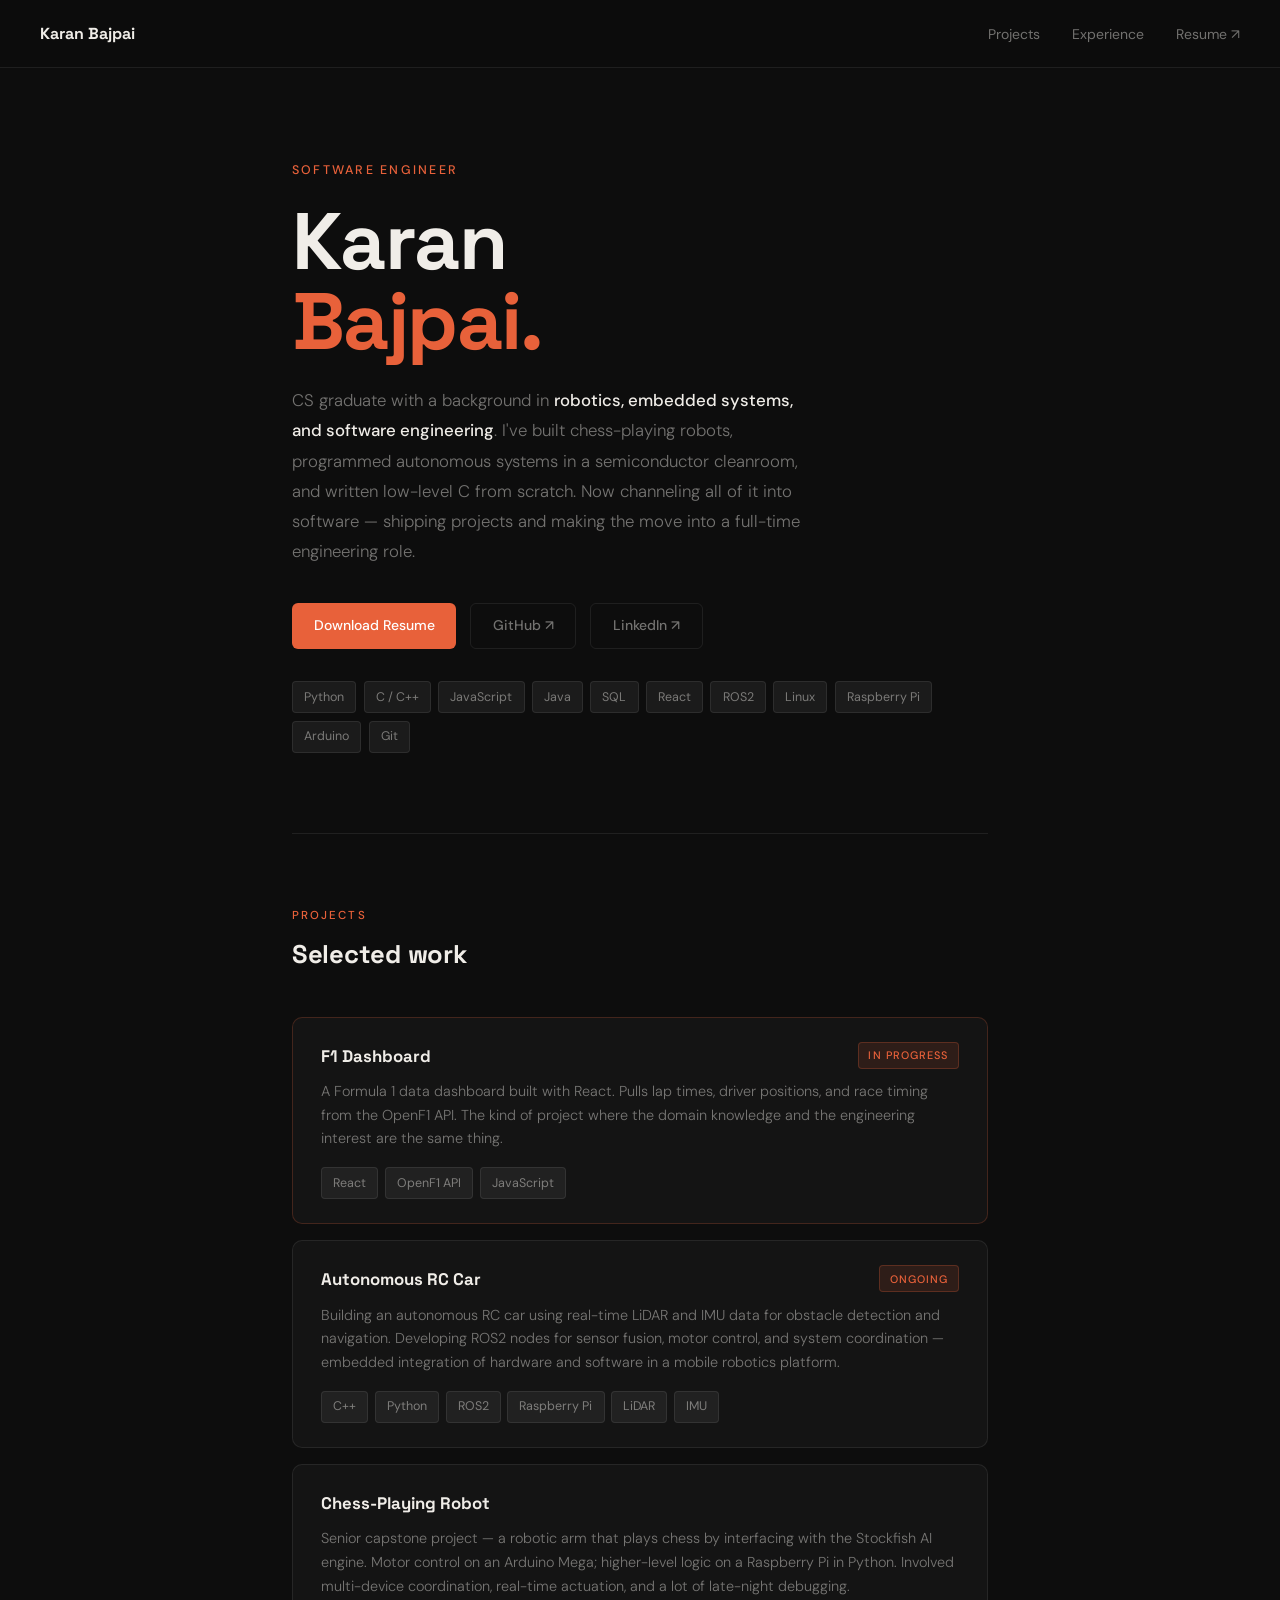
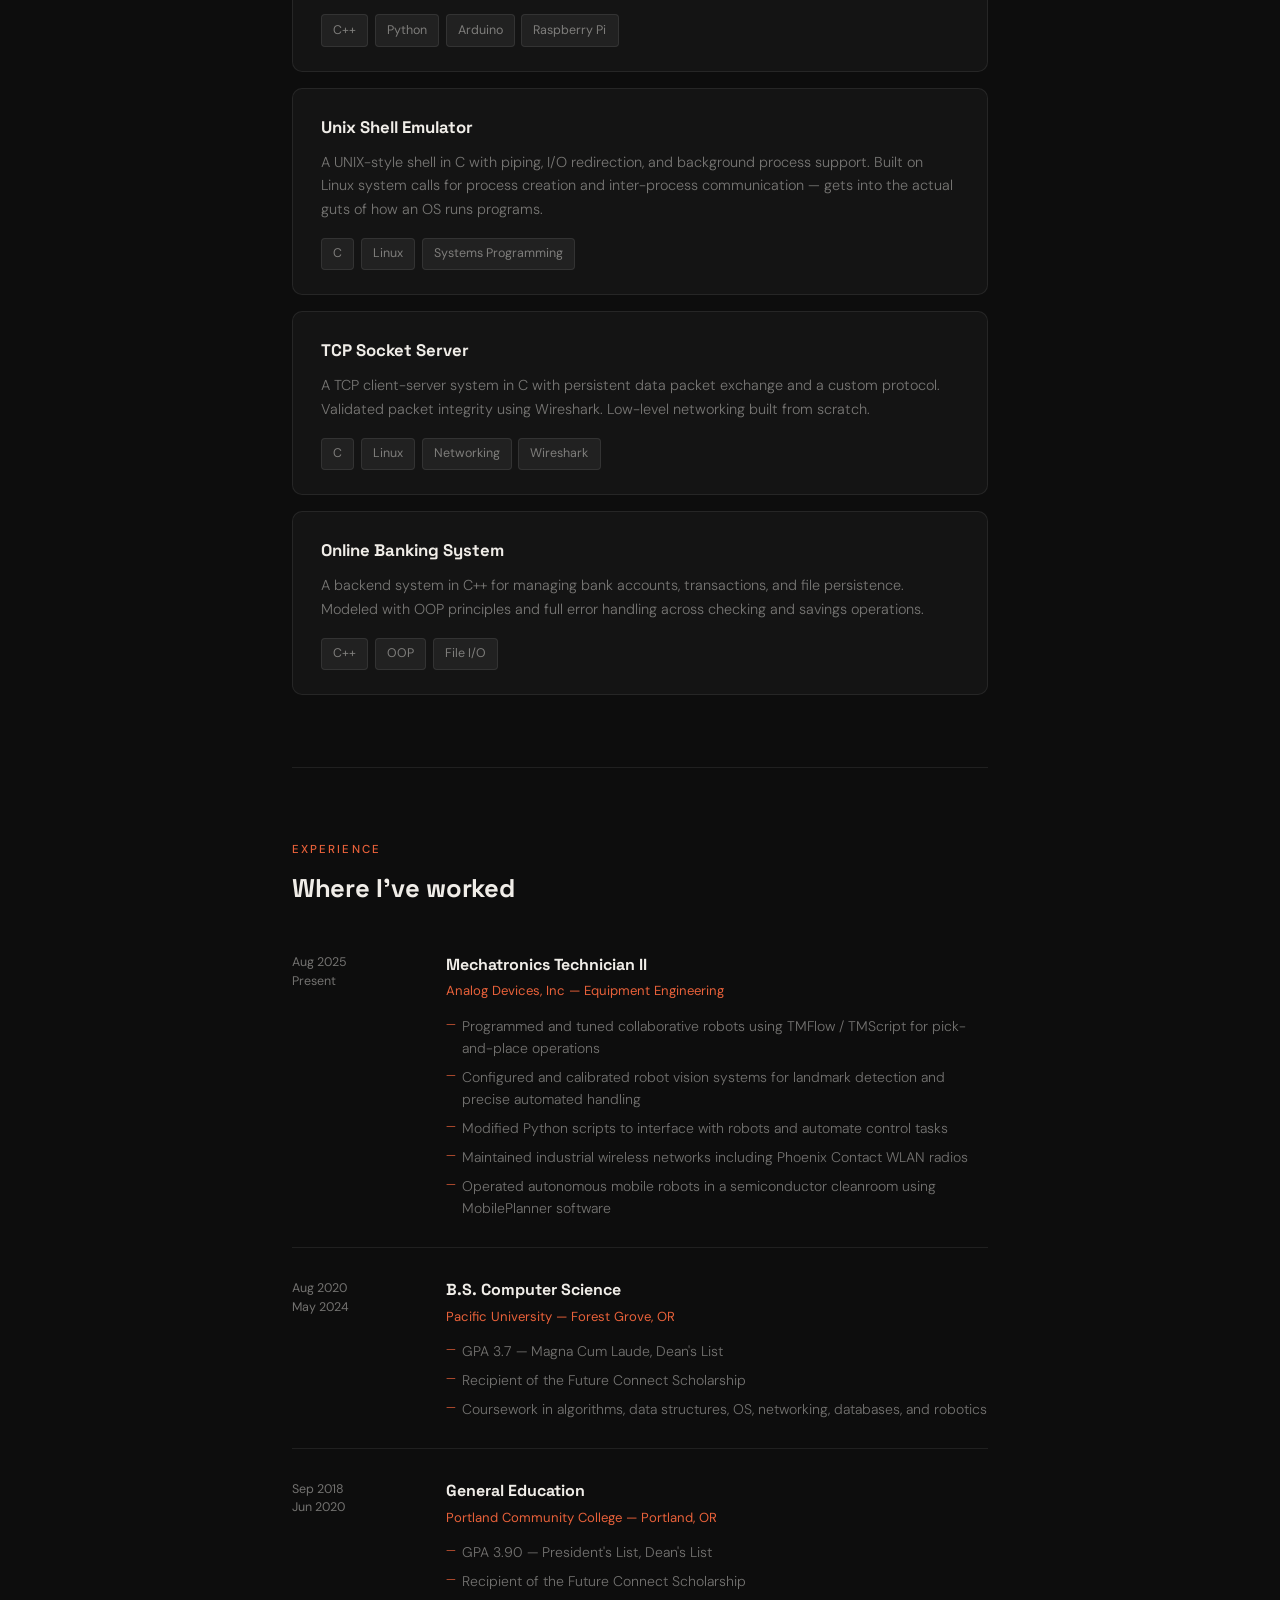
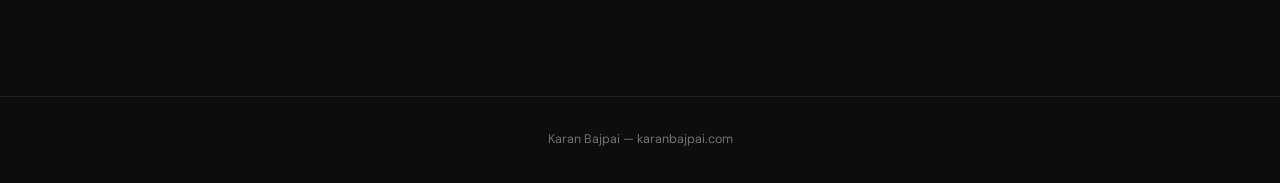
<file: index.html>
<!DOCTYPE html>
<html lang="en">
<head>
  <meta charset="UTF-8" />
  <meta name="viewport" content="width=device-width, initial-scale=1.0" />
  <title>Karan Bajpai</title>
  <link rel="preconnect" href="https://fonts.googleapis.com" />
  <link rel="preconnect" href="https://fonts.gstatic.com" crossorigin />
  <link href="https://fonts.googleapis.com/css2?family=Space+Grotesk:wght@700&family=DM+Sans:ital,opsz,wght@0,9..40,300;0,9..40,400;0,9..40,500;1,9..40,300&display=swap" rel="stylesheet" />
  <link rel="stylesheet" href="karan_k_bajpai.css" />
</head>
<body>

  <nav>
    <a class="nav-name" href="#">Karan Bajpai</a>
    <ul class="nav-links">
      <li><a href="#projects">Projects</a></li>
      <li><a href="#experience">Experience</a></li>
      <li><a href="resume.pdf" target="_blank">Resume ↗</a></li>
    </ul>
  </nav>

  <main>

    <div class="hero" id="about">
      <p class="hero-eyebrow">Software Engineer</p>
      <h1>Karan<br /><em>Bajpai.</em></h1>
      <p class="hero-bio">
        CS graduate with a background in <strong>robotics, embedded systems, and software engineering</strong>.
        I've built chess-playing robots, programmed autonomous systems in a semiconductor cleanroom,
        and written low-level C from scratch. Now channeling all of it into software —
        shipping projects and making the move into a full-time engineering role.
      </p>
      <div class="btn-row">
        <a class="btn btn-primary" href="resume.pdf" target="_blank">Download Resume</a>
        <a class="btn btn-ghost" href="https://github.com/KaranKBajpai" target="_blank">GitHub ↗</a>
        <a class="btn btn-ghost" href="https://linkedin.com/in/karan-bajpai" target="_blank">LinkedIn ↗</a>
      </div>
      <div class="tags">
        <span class="tag">Python</span>
        <span class="tag">C / C++</span>
        <span class="tag">JavaScript</span>
        <span class="tag">Java</span>
        <span class="tag">SQL</span>
        <span class="tag">React</span>
        <span class="tag">ROS2</span>
        <span class="tag">Linux</span>
        <span class="tag">Raspberry Pi</span>
        <span class="tag">Arduino</span>
        <span class="tag">Git</span>
      </div>
    </div>

    <section id="projects">
      <p class="section-label">Projects</p>
      <h2 class="section-title">Selected work</h2>
      <div class="projects-list">

        <div class="project-card active">
          <div class="project-header">
            <span class="project-name">F1 Dashboard</span>
            <span class="badge badge-live">In Progress</span>
          </div>
          <p class="project-desc">
            A Formula 1 data dashboard built with React. Pulls lap times,
            driver positions, and race timing from the OpenF1 API. The kind of project where the
            domain knowledge and the engineering interest are the same thing.
          </p>
          <div class="project-stack">
            <span class="tag">React</span>
            <span class="tag">OpenF1 API</span>
            <span class="tag">JavaScript</span>
          </div>
        </div>

        <div class="project-card">
          <div class="project-header">
            <span class="project-name">Autonomous RC Car</span>
            <span class="badge badge-live">Ongoing</span>
          </div>
          <p class="project-desc">
            Building an autonomous RC car using real-time LiDAR and IMU data for obstacle detection
            and navigation. Developing ROS2 nodes for sensor fusion, motor control, and system
            coordination — embedded integration of hardware and software in a mobile robotics platform.
          </p>
          <div class="project-stack">
            <span class="tag">C++</span>
            <span class="tag">Python</span>
            <span class="tag">ROS2</span>
            <span class="tag">Raspberry Pi</span>
            <span class="tag">LiDAR</span>
            <span class="tag">IMU</span>
          </div>
        </div>

        <div class="project-card">
          <div class="project-header">
            <span class="project-name">Chess-Playing Robot</span>
          </div>
          <p class="project-desc">
            Senior capstone project — a robotic arm that plays chess by interfacing with the Stockfish AI engine.
            Motor control on an Arduino Mega; higher-level logic on a Raspberry Pi in Python. Involved
            multi-device coordination, real-time actuation, and a lot of late-night debugging.
          </p>
          <div class="project-stack">
            <span class="tag">C++</span>
            <span class="tag">Python</span>
            <span class="tag">Arduino</span>
            <span class="tag">Raspberry Pi</span>
          </div>
        </div>

        <div class="project-card">
          <div class="project-header">
            <span class="project-name">Unix Shell Emulator</span>
          </div>
          <p class="project-desc">
            A UNIX-style shell in C with piping, I/O redirection, and background process support.
            Built on Linux system calls for process creation and inter-process communication —
            gets into the actual guts of how an OS runs programs.
          </p>
          <div class="project-stack">
            <span class="tag">C</span>
            <span class="tag">Linux</span>
            <span class="tag">Systems Programming</span>
          </div>
        </div>

        <div class="project-card">
          <div class="project-header">
            <span class="project-name">TCP Socket Server</span>
          </div>
          <p class="project-desc">
            A TCP client-server system in C with persistent data packet exchange and a custom
            protocol. Validated packet integrity using Wireshark. Low-level networking built from scratch.
          </p>
          <div class="project-stack">
            <span class="tag">C</span>
            <span class="tag">Linux</span>
            <span class="tag">Networking</span>
            <span class="tag">Wireshark</span>
          </div>
        </div>

        <div class="project-card">
          <div class="project-header">
            <span class="project-name">Online Banking System</span>
          </div>
          <p class="project-desc">
            A backend system in C++ for managing bank accounts, transactions, and file persistence.
            Modeled with OOP principles and full error handling across checking and savings operations.
          </p>
          <div class="project-stack">
            <span class="tag">C++</span>
            <span class="tag">OOP</span>
            <span class="tag">File I/O</span>
          </div>
        </div>

      </div>
    </section>

    <section id="experience">
      <p class="section-label">Experience</p>
      <h2 class="section-title">Where I've worked</h2>
      <div class="exp-list">

        <div class="exp-item">
          <div class="exp-date">Aug 2025<br/>Present</div>
          <div>
            <div class="exp-role">Mechatronics Technician II</div>
            <div class="exp-company">Analog Devices, Inc — Equipment Engineering</div>
            <ul class="exp-bullets">
              <li>Programmed and tuned collaborative robots using TMFlow / TMScript for pick-and-place operations</li>
              <li>Configured and calibrated robot vision systems for landmark detection and precise automated handling</li>
              <li>Modified Python scripts to interface with robots and automate control tasks</li>
              <li>Maintained industrial wireless networks including Phoenix Contact WLAN radios</li>
              <li>Operated autonomous mobile robots in a semiconductor cleanroom using MobilePlanner software</li>
            </ul>
          </div>
        </div>

        <div class="exp-item">
          <div class="exp-date">Aug 2020<br/>May 2024</div>
          <div>
            <div class="exp-role">B.S. Computer Science</div>
            <div class="exp-company">Pacific University — Forest Grove, OR</div>
            <ul class="exp-bullets">
              <li>GPA 3.7 — Magna Cum Laude, Dean's List</li>
              <li>Recipient of the Future Connect Scholarship</li>
              <li>Coursework in algorithms, data structures, OS, networking, databases, and robotics</li>
            </ul>
          </div>
        </div>

        <div class="exp-item">
          <div class="exp-date">Sep 2018<br/>Jun 2020</div>
          <div>
            <div class="exp-role">General Education</div>
            <div class="exp-company">Portland Community College — Portland, OR</div>
            <ul class="exp-bullets">
              <li>GPA 3.90 — President's List, Dean's List</li>
              <li>Recipient of the Future Connect Scholarship</li>
            </ul>
          </div>
        </div>

      </div>
    </section>

  </main>

  <footer>
    <p>Karan Bajpai &mdash; karanbajpai.com</p>
  </footer>

</body>
</html>
</file>
<file: karan_k_bajpai.css>
*, *::before, *::after { box-sizing: border-box; margin: 0; padding: 0; }

:root {
  --bg: #0d0d0d;
  --surface: #141414;
  --border: rgba(255,255,255,0.08);
  --accent: #e8613a;
  --text: #f0ede8;
  --muted: rgba(240,237,232,0.45);
  --tag-bg: rgba(255,255,255,0.06);
}

html { scroll-behavior: smooth; }

body {
  background: var(--bg);
  color: var(--text);
  font-family: 'DM Sans', sans-serif;
  font-size: 16px;
  line-height: 1.7;
}

/* NAV */
nav {
  position: fixed;
  top: 0; left: 0; right: 0;
  z-index: 100;
  display: flex;
  justify-content: space-between;
  align-items: center;
  padding: 1.25rem 2.5rem;
  background: rgba(13,13,13,0.9);
  backdrop-filter: blur(12px);
  border-bottom: 1px solid var(--border);
}

.nav-name {
  font-family: 'Space Grotesk', sans-serif;
  font-weight: 700;
  font-size: 1rem;
  color: var(--text);
  text-decoration: none;
}

.nav-links { display: flex; gap: 2rem; list-style: none; }

.nav-links a {
  color: var(--muted);
  text-decoration: none;
  font-size: 0.875rem;
  transition: color 0.2s;
}

.nav-links a:hover { color: var(--text); }

/* LAYOUT */
main { max-width: 760px; margin: 0 auto; padding: 0 2rem; }

/* HERO */
.hero { padding: 10rem 0 5rem; }

.hero-eyebrow {
  font-size: 0.78rem;
  letter-spacing: 0.18em;
  text-transform: uppercase;
  color: var(--accent);
  margin-bottom: 1.25rem;
  font-weight: 500;
}

.hero h1 {
  font-family: 'Space Grotesk', sans-serif;
  font-size: clamp(2.8rem, 7vw, 5rem);
  font-weight: 800;
  line-height: 1.0;
  letter-spacing: -0.02em;
  margin-bottom: 1.5rem;
}

.hero h1 em { font-style: normal; color: var(--accent); }

.hero-bio {
  font-size: 1.05rem;
  color: var(--muted);
  max-width: 520px;
  line-height: 1.8;
  font-weight: 300;
  margin-bottom: 2.25rem;
}

.hero-bio strong { color: var(--text); font-weight: 500; }

/* BUTTONS */
.btn-row { display: flex; gap: 0.875rem; flex-wrap: wrap; }

.btn {
  display: inline-flex;
  align-items: center;
  padding: 0.65rem 1.35rem;
  border-radius: 6px;
  font-family: 'DM Sans', sans-serif;
  font-size: 0.875rem;
  font-weight: 500;
  text-decoration: none;
  transition: all 0.18s;
}

.btn-primary { background: var(--accent); color: #fff; border: none; }
.btn-primary:hover { background: #d45230; }
.btn-ghost { background: transparent; color: var(--muted); border: 1px solid var(--border); }
.btn-ghost:hover { color: var(--text); border-color: rgba(255,255,255,0.2); }

/* TAGS */
.tags { display: flex; flex-wrap: wrap; gap: 0.45rem; margin-top: 2rem; }

.tag {
  background: var(--tag-bg);
  border: 1px solid var(--border);
  color: var(--muted);
  padding: 0.28rem 0.7rem;
  border-radius: 4px;
  font-size: 0.78rem;
}

/* SECTIONS */
section { padding: 4.5rem 0; border-top: 1px solid var(--border); }

.section-label {
  font-size: 0.72rem;
  letter-spacing: 0.18em;
  text-transform: uppercase;
  color: var(--accent);
  margin-bottom: 0.5rem;
  font-weight: 500;
}

.section-title {
  font-family: 'Space Grotesk', sans-serif;
  font-size: 1.6rem;
  font-weight: 700;
  margin-bottom: 2.5rem;
  letter-spacing: -0.01em;
}

/* PROJECTS */
.projects-list { display: flex; flex-direction: column; gap: 1rem; }

.project-card {
  background: var(--surface);
  border: 1px solid var(--border);
  border-radius: 10px;
  padding: 1.5rem 1.75rem;
  transition: border-color 0.2s;
}

.project-card:hover { border-color: rgba(232,97,58,0.3); }
.project-card.active { border-color: rgba(232,97,58,0.22); }

.project-header {
  display: flex;
  align-items: flex-start;
  justify-content: space-between;
  gap: 1rem;
  margin-bottom: 0.6rem;
}

.project-name {
  font-family: 'Space Grotesk', sans-serif;
  font-size: 1.05rem;
  font-weight: 700;
}

.badge {
  font-size: 0.68rem;
  letter-spacing: 0.1em;
  text-transform: uppercase;
  font-weight: 500;
  padding: 0.2rem 0.6rem;
  border-radius: 4px;
  white-space: nowrap;
  flex-shrink: 0;
}

.badge-live {
  background: rgba(232,97,58,0.12);
  color: var(--accent);
  border: 1px solid rgba(232,97,58,0.25);
}

.badge-paused {
  background: var(--tag-bg);
  color: var(--muted);
  border: 1px solid var(--border);
}

.project-desc {
  color: var(--muted);
  font-size: 0.9rem;
  font-weight: 300;
  line-height: 1.65;
  margin-bottom: 1rem;
}

.project-stack { display: flex; flex-wrap: wrap; gap: 0.4rem; }

/* EXPERIENCE */
.exp-list { display: flex; flex-direction: column; }

.exp-item {
  display: grid;
  grid-template-columns: 130px 1fr;
  gap: 1.5rem;
  padding: 1.75rem 0;
  border-bottom: 1px solid var(--border);
}

.exp-item:first-child { padding-top: 0; }
.exp-item:last-child { border-bottom: none; padding-bottom: 0; }

.exp-date { font-size: 0.78rem; color: var(--muted); padding-top: 0.15rem; line-height: 1.5; }

.exp-role {
  font-family: 'Space Grotesk', sans-serif;
  font-size: 1rem;
  font-weight: 700;
  margin-bottom: 0.15rem;
}

.exp-company { font-size: 0.82rem; color: var(--accent); margin-bottom: 0.75rem; }

.exp-bullets { list-style: none; display: flex; flex-direction: column; gap: 0.4rem; }

.exp-bullets li {
  font-size: 0.875rem;
  color: var(--muted);
  font-weight: 300;
  line-height: 1.6;
  padding-left: 1rem;
  position: relative;
}

.exp-bullets li::before {
  content: '—';
  position: absolute;
  left: 0;
  color: var(--accent);
  font-size: 0.75rem;
}

/* FOOTER */
footer {
  border-top: 1px solid var(--border);
  padding: 2rem 0;
  text-align: center;
  color: var(--muted);
  font-size: 0.78rem;
  margin-top: 2rem;
}

/* ANIMATIONS */
@keyframes fadeUp {
  from { opacity: 0; transform: translateY(16px); }
  to { opacity: 1; transform: translateY(0); }
}

.hero-eyebrow { animation: fadeUp 0.5s ease both; }
.hero h1      { animation: fadeUp 0.5s 0.08s ease both; }
.hero-bio     { animation: fadeUp 0.5s 0.16s ease both; }
.btn-row      { animation: fadeUp 0.5s 0.24s ease both; }

/* RESPONSIVE */
@media (max-width: 600px) {
  nav { padding: 1rem 1.5rem; }
  .nav-links { gap: 1.25rem; }
  main { padding: 0 1.25rem; }
  .hero { padding: 7rem 0 4rem; }
  .exp-item { grid-template-columns: 1fr; gap: 0.4rem; }
}
</file>
